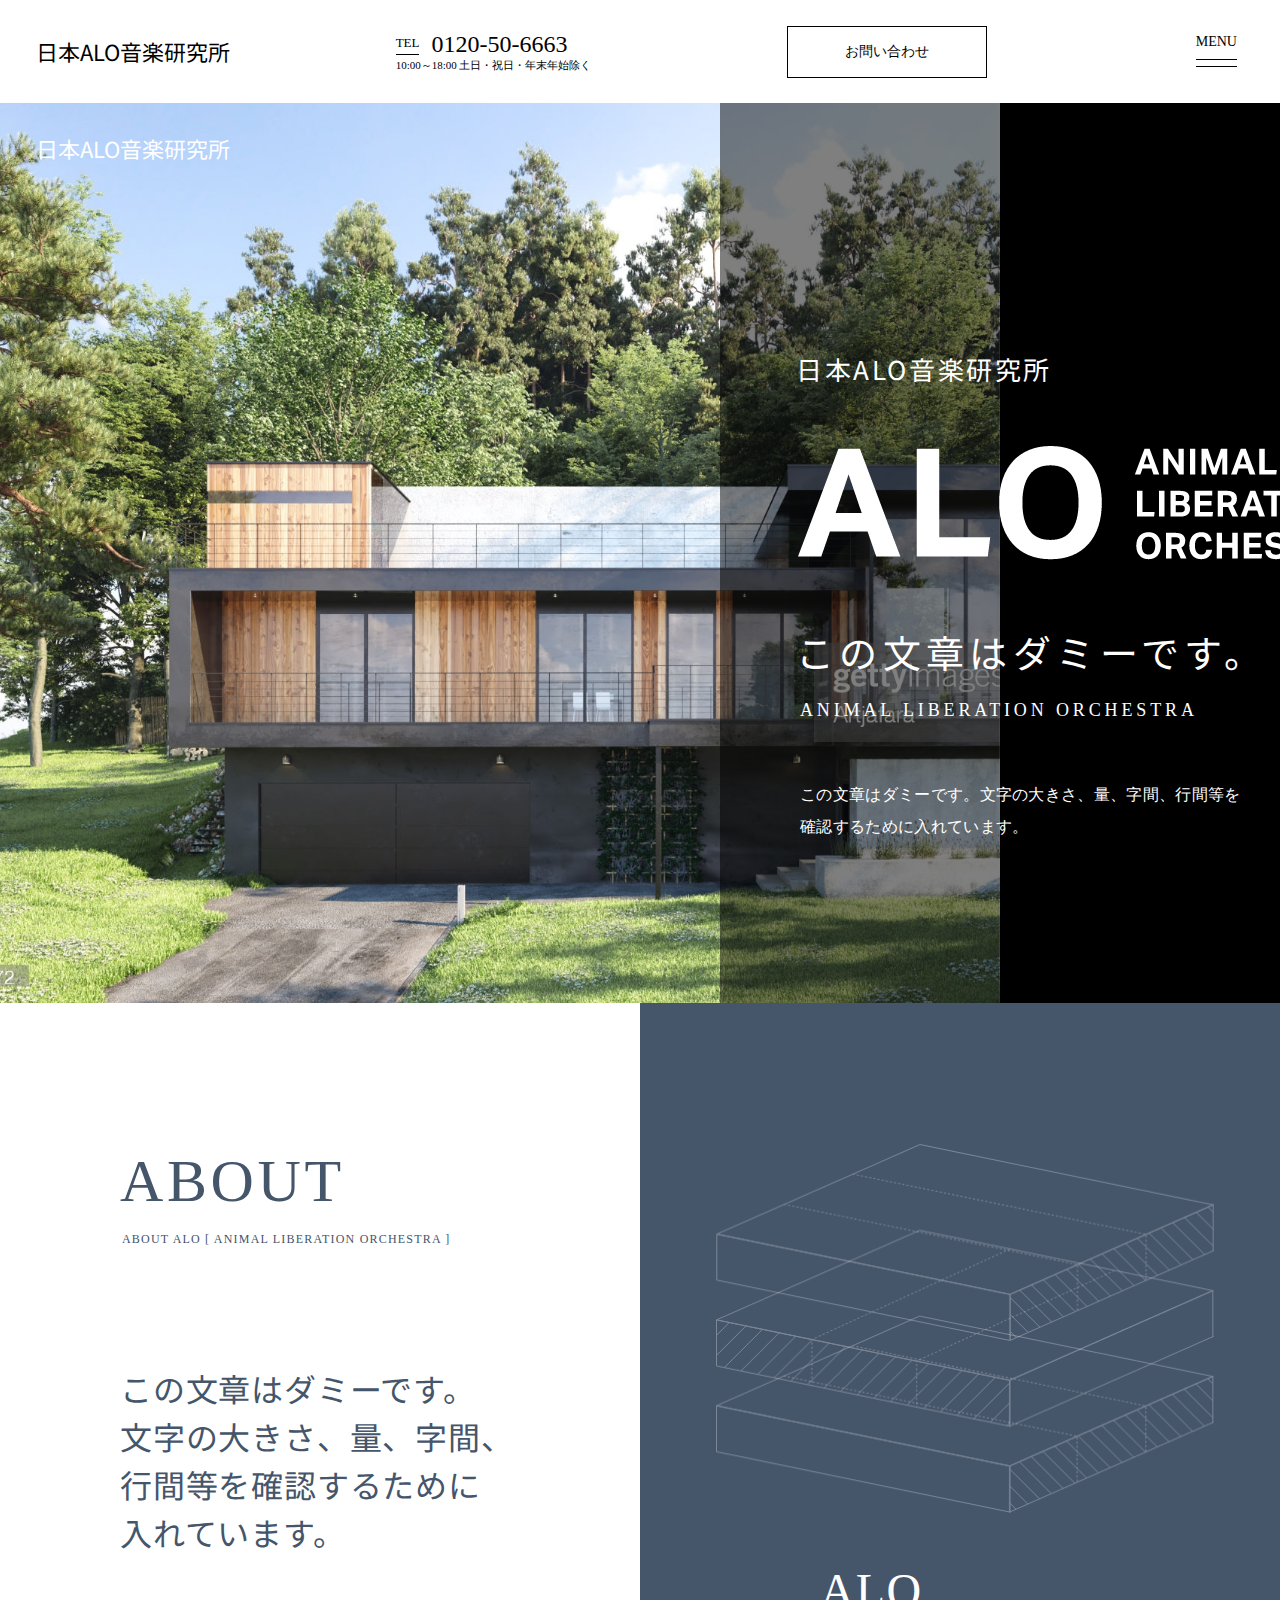
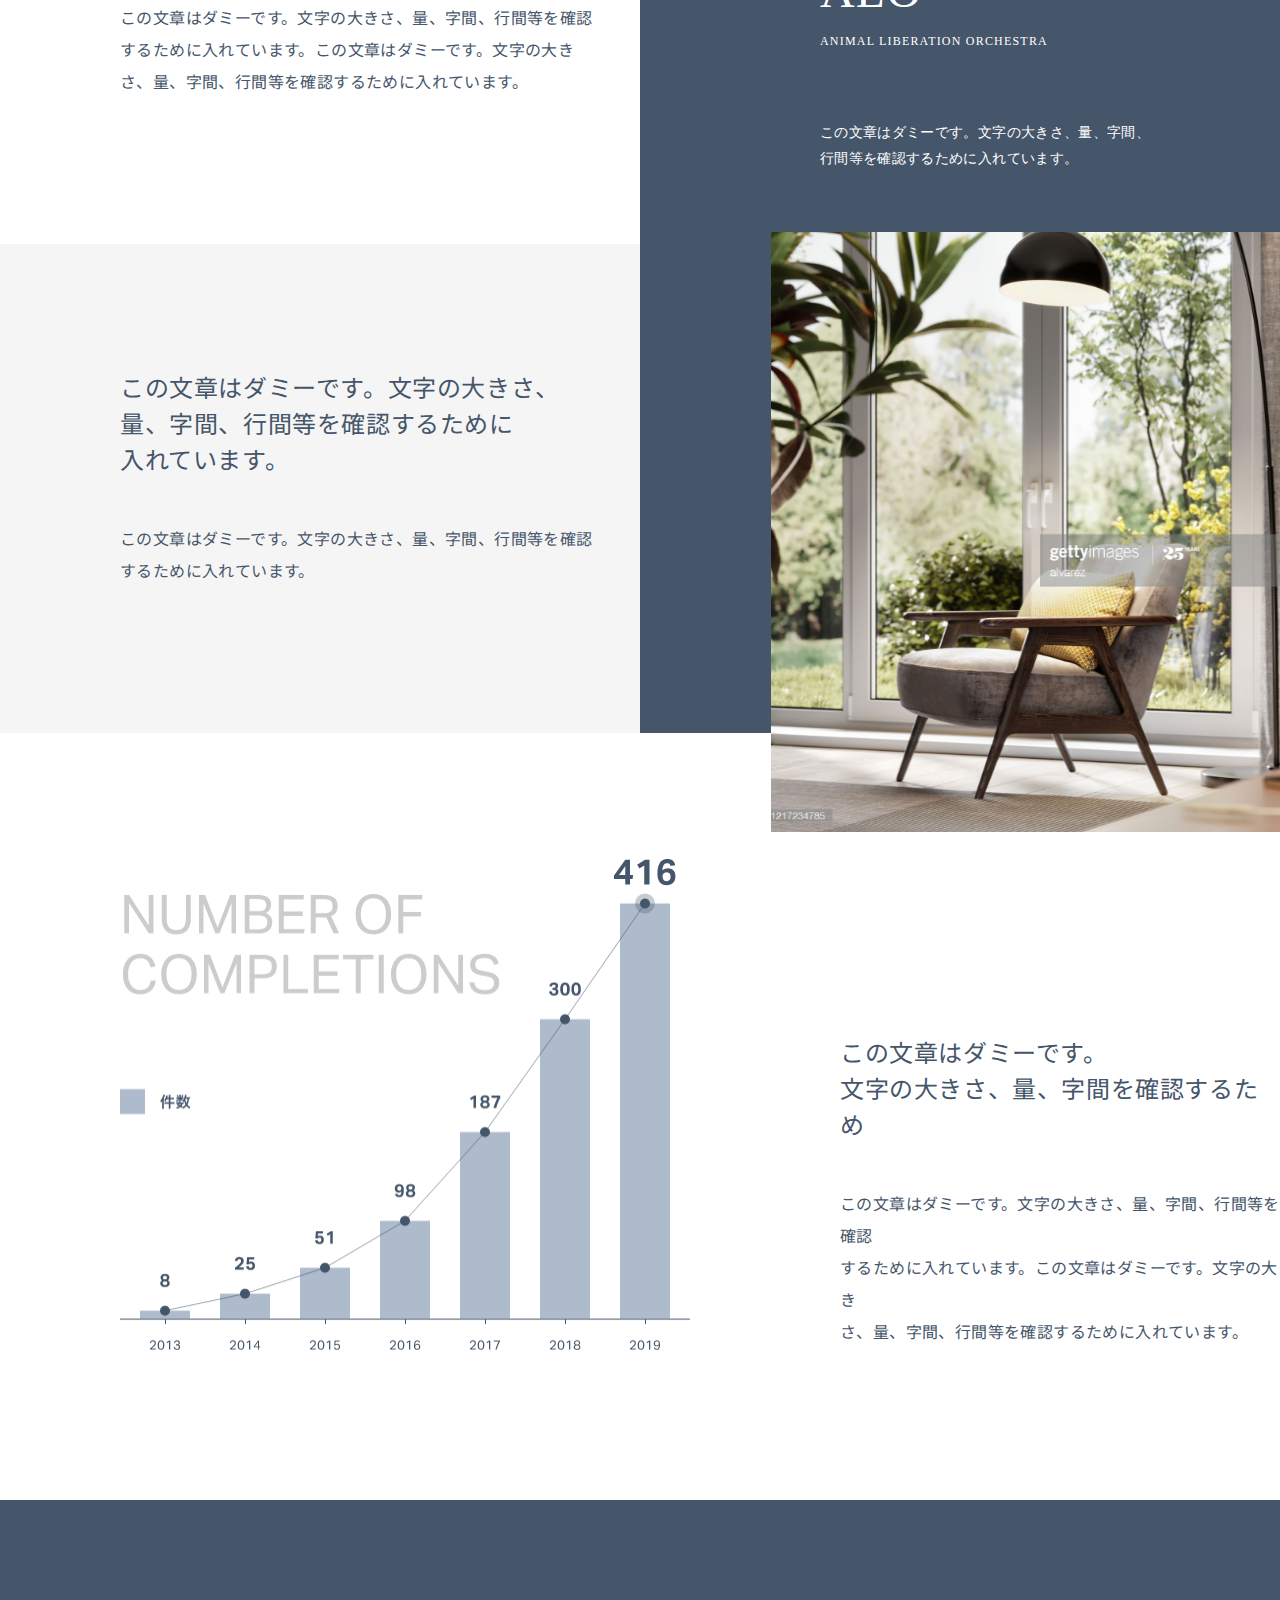
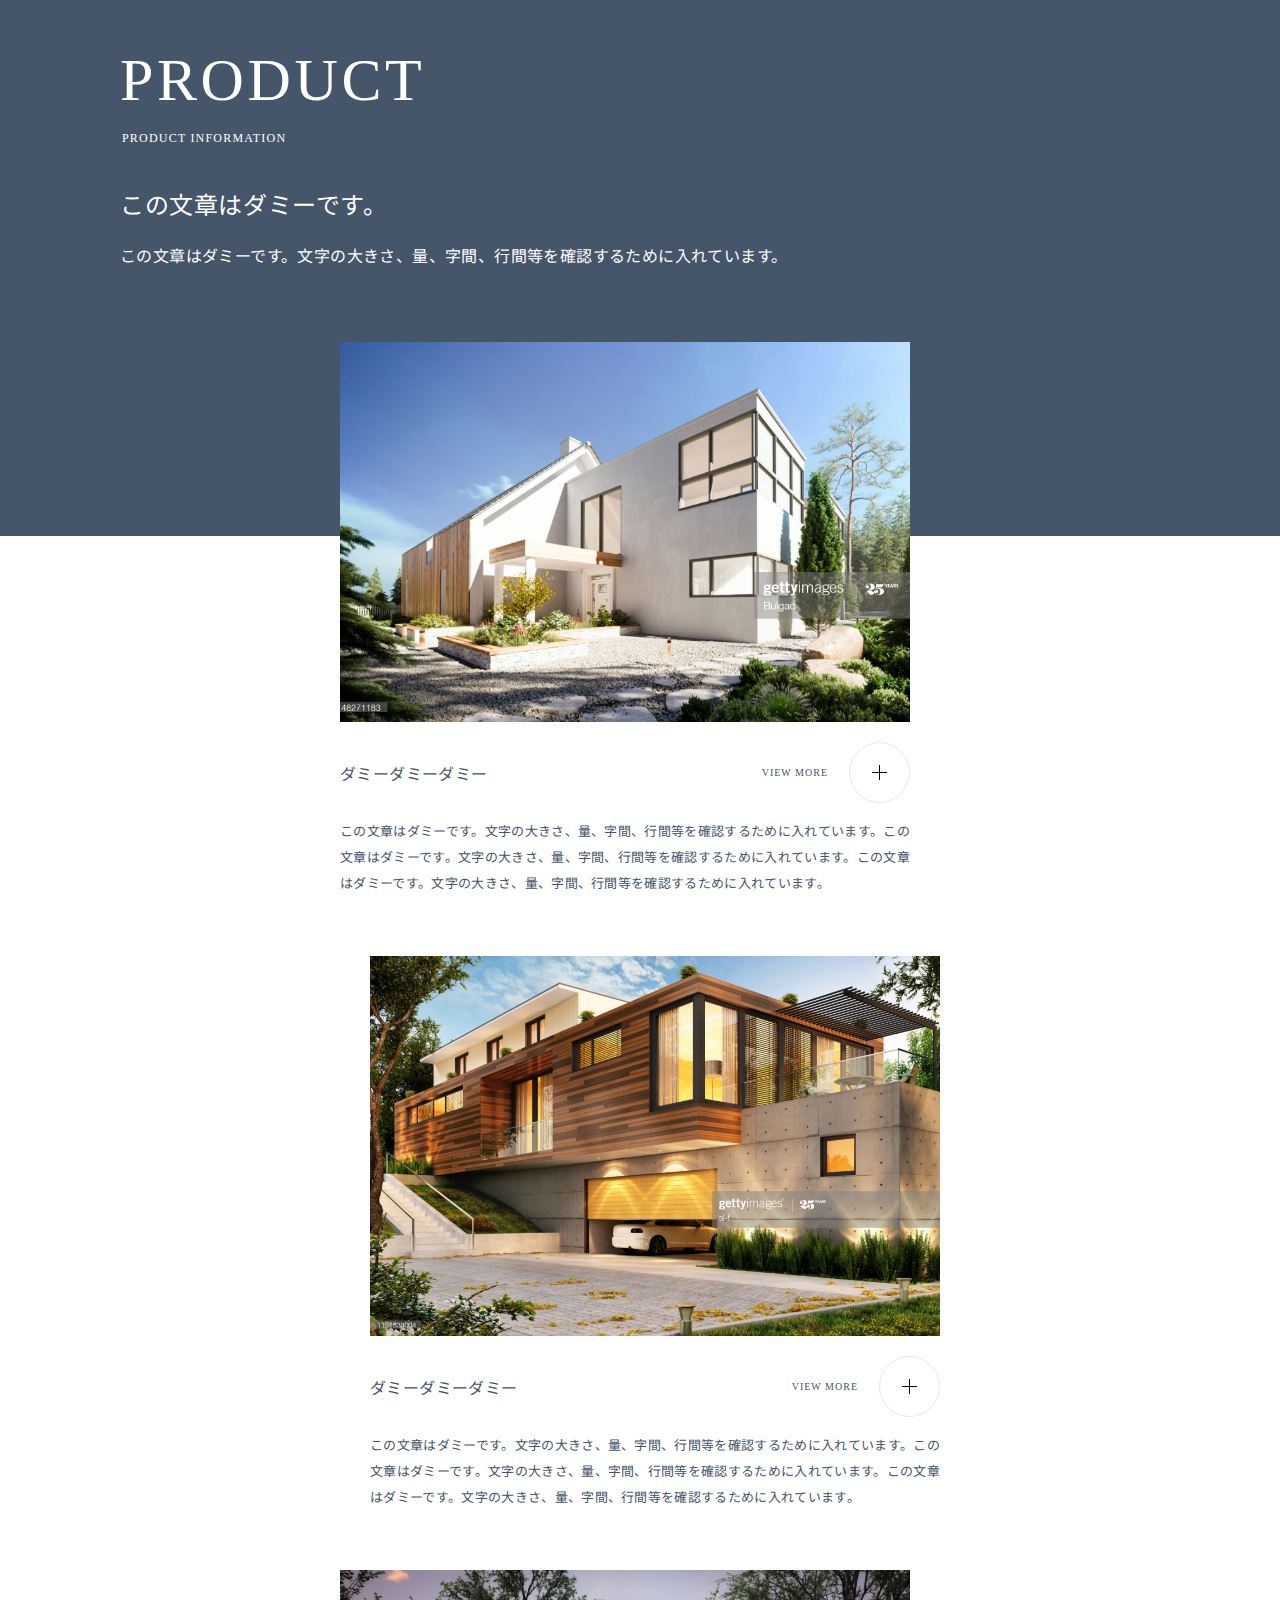
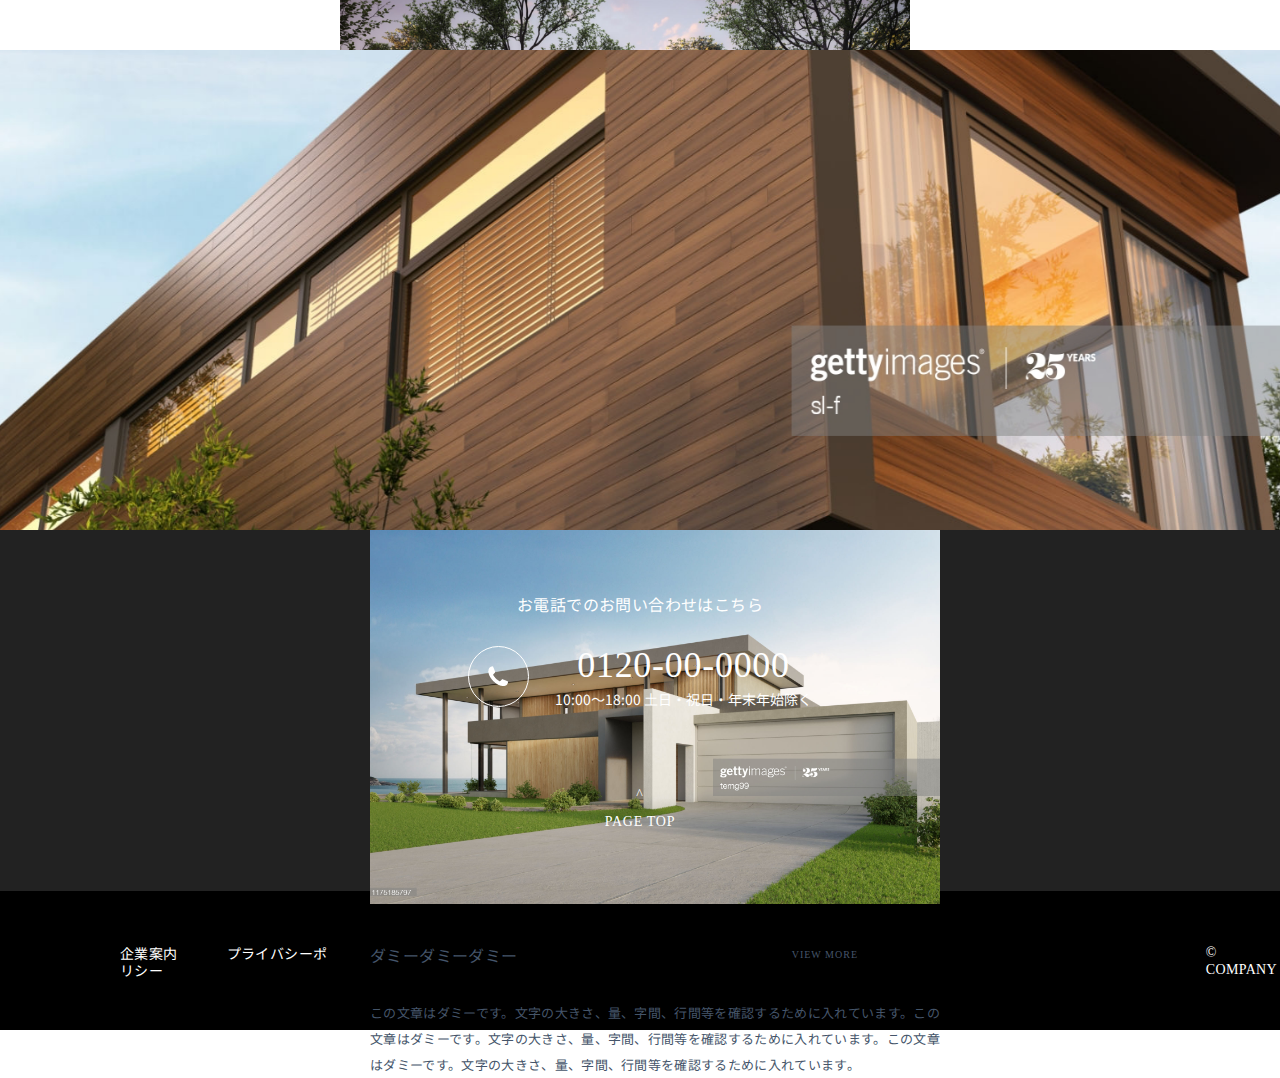
<file: index2.html>
<!DOCTYPE html>
<html lang="en">
<head>
    <link href="https://fonts.googleapis.com/css2?family=Oswald:wght@500&display=swap" rel="stylesheet">
	<link href="https://use.fontawesome.com/releases/v5.6.1/css/all.css" rel="stylesheet">
    <meta charset="UTF-8">
    <meta name="viewport" content="width=device-width, initial-scale=1.0">
    <title>日本ALO音楽研究所</title>
    <link rel="stylesheet" href="style2.css">
    <link href="https://fonts.googleapis.com/css2?family=Lato&family=Noto+Sans+JP:wght@300;400;500;700&display=swap" rel="stylesheet">

</head>



<body>
    <!-- ここからmain-wrapper -->
    <div class="main-wrapper">

        <!-- ここからheader -->
        <header>
            <div class="header">
                <div class="header-contents">
                    <h1 class="noto">日本ALO音楽研究所</h1>
                    <div class="header-contact-info">
                        <div class="header-tel title">
                            <div class="tel-txt">TEL</div>
                            <div class="tel-number">0120-50-6663</div>
                        </div>
                        <div class="header-day">10:00～18:00 土日・祝日・年末年始除く</div>
                    </div>
                    <a href="#contact" class="btn">
                        <div class="header-contact">お問い合わせ</div>
                    </a>
                    <div class="menu">
                        <div class="menu-txt title">MENU</div>
                        <div class="menu-line">
                            <div class="line-top"></div>
                            <div class="line-under"></div>
                        </div>
                    </div>
                </div>
            </div>
        </header>
        <!-- ここまでheader -->
        
        <!-- ここからtop-image -->
        <div class="top-image">
            <div class="logo noto">
                日本ALO音楽研究所
            </div>
            <div class="image">
                <img src="css/top_image.png" alt="ALO">
                <div class="clearblack-bg"></div>
                <div class="black-bg"></div>
            </div>
            <div class="inner">
                <div class="inner-top noto">日本ALO音楽研究所</div>
                <div class="inner-title">
                    <img src="css/inner_title.png" alt="ALO">
                </div>
                <div class="inner-subtitle noto">この文章はダミーです。</div>
                <div class="inner-copy title">
                    ANIMAL LIBERATION ORCHESTRA
                </div>
                <div class="top-inner-txt">
                    <p>
                        この文章はダミーです。文字の大きさ、量、字間、行間等を
                        <br>
                        確認するために入れています。
                    </p>
                </div>
            </div>
        </div>
        <!-- ここからcontents -->
        <div class="contents">

            <!-- ここからabout -->
            <section class="about">
                <div class="about-contents">
                        <div class="about-left">
                            <div class="title">
                                <h2>ABOUT</h2>
                                <div>ABOUT ALO [ ANIMAL LIBERATION ORCHESTRA ]</div>
                            </div>
                            <div class="about-paragraph noto">
                                <h3>
                                    この文章はダミーです。
                                    <br>
                                    文字の大きさ、量、字間、
                                    <br>
                                    行間等を確認するために
                                    <br>
                                    入れています。
                                </h3>
                            </div>
                            <div class="about-paragraph-txt noto">
                                <p>
                                    この文章はダミーです。文字の大きさ、量、字間、行間等を確認
                                    <br>
                                    するために入れています。この文章はダミーです。文字の大き
                                    <br>
                                    さ、量、字間、行間等を確認するために入れています。
                                </p>
                            </div>

                            <div class="about-left-bottom noto">
                                <div class="about-paragraph">
                                    <h3>
                                        この文章はダミーです。文字の大きさ、
                                        <br>
                                        量、字間、行間等を確認するために
                                        <br>
                                        入れています。
                                    </h3>
                                </div>
                                <div class="about-paragraph-txt">
                                    <p>
                                        この文章はダミーです。文字の大きさ、量、字間、行間等を確認
                                        <br>
                                        するために入れています。
                                    </p>
                                </div>
                            </div>
                        </div>

                        <div class="about-right">
                            <div class="about-model">
                                <img src="css/about_model.png" alt="">
                            </div>

                            <div class="about-right-bottom">
                                <div class="about-right-title title">
                                    <h2>ALO</h2>
                                    <p>ANIMAL LIBERATION ORCHESTRA</p>
                                </div>
                                <div class="about-right-txt">
                                    <p>
                                        この文章はダミーです。文字の大きさ、量、字間、
                                        <br>
                                        行間等を確認するために入れています。
                                    </p>
                                </div>
                            </div>
                            
                            <div class="about-chair">
                                <img src="css/about_chair.png" alt="椅子の写真">
                            </div>
                        </div>
                </div>

                <div class="about-bottom">
                    <div class="about-graph">
                        <img src="css/about_graph.png" alt="">
                    </div>

                    <div class="about-bottom-paragraph noto">
                        <h3>
                            この文章はダミーです。
                            <br>
                            文字の大きさ、量、字間を確認するため
                        </h3>
                        <p>
                            この文章はダミーです。文字の大きさ、量、字間、行間等を確認
                            <br>
                            するために入れています。この文章はダミーです。文字の大き
                            <br>
                            さ、量、字間、行間等を確認するために入れています。
                        </p>
                    </div>
                </div>
            </section>

            <section class="product">
                <div class="product-bg">
                    <div class="product-top">
                        <div class="title">
                            <h2>PRODUCT</h2>
                            <div>PRODUCT INFORMATION</div>
                        </div>
                        <div class="product-paragraph noto">
                            <h3>この文章はダミーです。</h3>
                            <p>この文章はダミーです。文字の大きさ、量、字間、行間等を確認するために入れています。</p>
                        </div>
                    </div>

                    <div class="product-contents">
                        <div class="product1">
                            <div class="product-image">
                                <a href=""><img src="css/product1.png" alt="家の写真"></a>
                            </div>
                            <div class="product-info">
                                <div class="product-detail">
                                    <div class="product-name noto">ダミーダミーダミー</div>
                                    <div class="product-view">
                                        <div class="product-view-more title">VIEW MORE</div>
                                        <div class="view-icon">
                                            <img src="css/view_icon.png" alt="">
                                        </div>
                                    </div>
                                </div>
                                <p class="noto">
                                    この文章はダミーです。文字の大きさ、量、字間、行間等を確認するために入れています。この
                                    <br>
                                    文章はダミーです。文字の大きさ、量、字間、行間等を確認するために入れています。この文章
                                    <br>
                                    はダミーです。文字の大きさ、量、字間、行間等を確認するために入れています。
                                </p>
                            </div>
                        </div>

                        <div class="product2">
                            <div class="product-image">
                                <a href=""><img src="css/product2.png" alt="家の写真"></a>
                            </div>

                            <div class="product-info">
                                <div class="product-detail">
                                    <div class="product-name noto">ダミーダミーダミー</div>
                                    <div class="product-view">
                                        <div class="product-view-more title">VIEW MORE</div>
                                        <div class="view-icon">
                                            <img src="css/view_icon.png" alt="">
                                        </div>
                                    </div>
                                </div>
                                <p class="noto">
                                    この文章はダミーです。文字の大きさ、量、字間、行間等を確認するために入れています。この
                                    <br>
                                    文章はダミーです。文字の大きさ、量、字間、行間等を確認するために入れています。この文章
                                    <br>
                                    はダミーです。文字の大きさ、量、字間、行間等を確認するために入れています。
                                </p>
                            </div>
                        </div>

                        <div class="product3">
                            <div class="product-image">
                                <a href=""><img src="css/product3.png" alt="家の写真"></a>
                            </div>

                            <div class="product-info">
                                <div class="product-detail">
                                    <div class="product-name noto">ダミーダミーダミー</div>
                                    <div class="product-view">
                                        <div class="product-view-more title">VIEW MORE</div>
                                        <div class="view-icon">
                                            <img src="css/view_icon.png" alt="">
                                        </div>
                                    </div>
                                </div>
                                <p class="noto">
                                    この文章はダミーです。文字の大きさ、量、字間、行間等を確認するために入れています。この
                                    <br>
                                    文章はダミーです。文字の大きさ、量、字間、行間等を確認するために入れています。この文章
                                    <br>
                                    はダミーです。文字の大きさ、量、字間、行間等を確認するために入れています。
                                </p>
                            </div>
                        </div>

                        <div class="product4">
                            <div class="product-image">
                                <a href=""><img src="css/product4.png" alt="家の写真"></a>
                            </div>

                            <div class="product-info">
                                <div class="product-detail">
                                    <div class="product-name noto">ダミーダミーダミー</div>
                                    <div class="product-view">
                                        <div class="product-view-more title">VIEW MORE</div>
                                        <div class="view-icon">
                                            <img src="css/view_icon.png" alt="">
                                        </div>
                                    </div>
                                </div>
                                <p class="noto">
                                    この文章はダミーです。文字の大きさ、量、字間、行間等を確認するために入れています。この
                                    <br>
                                    文章はダミーです。文字の大きさ、量、字間、行間等を確認するために入れています。この文章
                                    <br>
                                    はダミーです。文字の大きさ、量、字間、行間等を確認するために入れています。
                                </p>
                            </div>
                        </div>

                    </div>
                </div>
            </section>

            <div class="house-image">
                <img src="css/house_image.png" alt="家の写真">
            </div>

            <section class="contact" id="contact">
                <div class="contact-inner">
                    <div class="contact-txt noto">
                        <div>お電話でのお問い合わせはこちら</div>
                    </div>
                
                    <div class="contact-info">
                        <div class="contact-tel-icon">
                            <img src="css/tel_icon.png" alt="電話アイコン">
                        </div>
                        <div class="contact-tel">
                            <div class="tel-number title">0120-00-0000</div>
                            <div class="conact-day noto">10:00～18:00 土日・祝日・年末年始除く</div>
                        </div>
                    </div>
                    <div class="pagetop">
                        <div class="pagetop-icon">^</div>
                        <div class="pagetop-txt title">PAGE TOP</div>
                    </div>
                </div>
            </section>
        </div>
        <!-- ここまでcontents -->

        <!-- ここからfooter -->
        <footer>
            <div class="footer">
                <nav class="footer-nav noto">
                    <a href="">企業案内</a>
                    <a href="" class="policy">プライバシーポリシー</a>
                </nav>
            </div>
            <div class="footer-copy title">© COMPANY</div>
        </footer>
        <!-- ここまでfooter -->
    </div>
    <!-- ここまでmain-wrapper -->
</body>
</html>
</file>
<file: style2.css>
@charset "UTF-8";
/*! destyle.css v1.0.15 | MIT License | https://github.com/nicolas-cusan/destyle.css */
/* Reset box-model */
/* ============================================ */
* {
  -webkit-box-sizing: border-box;
          box-sizing: border-box;
}

::before,
::after {
  -webkit-box-sizing: inherit;
          box-sizing: inherit;
}

/* Document */
/* ============================================ */
/**
   * 1. Correct the line height in all browsers.
   * 2. Prevent adjustments of font size after orientation changes in iOS.
   * 3. Remove gray overlay on links for iOS.
   */
html {
  line-height: 1.15;
  /* 1 */
  -webkit-text-size-adjust: 100%;
  /* 2 */
  -webkit-tap-highlight-color: transparent;
  /* 3*/
}

/* Sections */
/* ============================================ */
/**
   * Remove the margin in all browsers.
   */
body {
  margin: 0;
}

/**
   * Render the `main` element consistently in IE.
   */
main {
  display: block;
}

/* Vertical rhythm */
/* ============================================ */
p,
table,
blockquote,
address,
pre,
iframe,
form,
figure,
dl {
  margin: 0;
}

/* Headings */
/* ============================================ */
h1,
h2,
h3,
h4,
h5,
h6 {
  font-size: inherit;
  line-height: inherit;
  font-weight: inherit;
  margin: 0;
}

/* Lists (enumeration) */
/* ============================================ */
ul,
ol {
  margin: 0;
  padding: 0;
  list-style: none;
}

/* Lists (definition) */
/* ============================================ */
dt {
  font-weight: bold;
}

dd {
  margin-left: 0;
}

/* Grouping content */
/* ============================================ */
/**
   * 1. Add the correct box sizing in Firefox.
   * 2. Show the overflow in Edge and IE.
   */
hr {
  -webkit-box-sizing: content-box;
          box-sizing: content-box;
  /* 1 */
  height: 0;
  /* 1 */
  overflow: visible;
  /* 2 */
  border: 0;
  border-top: 1px solid;
  margin: 0;
  clear: both;
  color: inherit;
}

/**
   * 1. Correct the inheritance and scaling of font size in all browsers.
   * 2. Correct the odd `em` font sizing in all browsers.
   */
pre {
  font-family: monospace, monospace;
  /* 1 */
  font-size: inherit;
  /* 2 */
}

address {
  font-style: inherit;
}

/* Text-level semantics */
/* ============================================ */
/**
   * Remove the gray background on active links in IE 10.
   */
a {
  background-color: transparent;
  text-decoration: none;
  color: inherit;
}

/**
   * 1. Remove the bottom border in Chrome 57-
   * 2. Add the correct text decoration in Chrome, Edge, IE, Opera, and Safari.
   */
abbr[title] {
  border-bottom: none;
  /* 1 */
  text-decoration: underline;
  /* 2 */
  -webkit-text-decoration: underline dotted;
          text-decoration: underline dotted;
  /* 2 */
}

/**
   * Add the correct font weight in Chrome, Edge, and Safari.
   */
b,
strong {
  font-weight: bolder;
}

/**
   * 1. Correct the inheritance and scaling of font size in all browsers.
   * 2. Correct the odd `em` font sizing in all browsers.
   */
code,
kbd,
samp {
  font-family: monospace, monospace;
  /* 1 */
  font-size: inherit;
  /* 2 */
}

/**
   * Add the correct font size in all browsers.
   */
small {
  font-size: 80%;
}

/**
   * Prevent `sub` and `sup` elements from affecting the line height in
   * all browsers.
   */
sub,
sup {
  font-size: 75%;
  line-height: 0;
  position: relative;
  vertical-align: baseline;
}

sub {
  bottom: -0.25em;
}

sup {
  top: -0.5em;
}

/* Embedded content */
/* ============================================ */
/**
   * Remove the border on images inside links in IE 10.
   */
img {
  border-style: none;
  vertical-align: bottom;
}

embed,
object,
iframe {
  border: 0;
  vertical-align: bottom;
}

/* Forms */
/* ============================================ */
/**
   * Reset form fields to make them styleable
   */
button,
input,
optgroup,
select,
textarea {
  -webkit-appearance: none;
  -moz-appearance: none;
       appearance: none;
  vertical-align: middle;
  color: inherit;
  font: inherit;
  border: 0;
  background: transparent;
  padding: 0;
  margin: 0;
  outline: 0;
  border-radius: 0;
  text-align: inherit;
}

/**
   * Reset radio and checkbox appearance to preserve their look in iOS.
   */
[type="checkbox"] {
  -webkit-appearance: checkbox;
  -moz-appearance: checkbox;
       appearance: checkbox;
}

[type="radio"] {
  -webkit-appearance: radio;
  -moz-appearance: radio;
       appearance: radio;
}

/**
   * Show the overflow in IE.
   * 1. Show the overflow in Edge.
   */
button,
input {
  /* 1 */
  overflow: visible;
}

/**
   * Remove the inheritance of text transform in Edge, Firefox, and IE.
   * 1. Remove the inheritance of text transform in Firefox.
   */
button,
select {
  /* 1 */
  text-transform: none;
}

/**
   * Correct the inability to style clickable types in iOS and Safari.
   */
button,
[type="button"],
[type="reset"],
[type="submit"] {
  cursor: pointer;
  -webkit-appearance: none;
  -moz-appearance: none;
       appearance: none;
}

button[disabled],
[type="button"][disabled],
[type="reset"][disabled],
[type="submit"][disabled] {
  cursor: default;
}

/**
   * Remove the inner border and padding in Firefox.
   */
button::-moz-focus-inner,
[type="button"]::-moz-focus-inner,
[type="reset"]::-moz-focus-inner,
[type="submit"]::-moz-focus-inner {
  border-style: none;
  padding: 0;
}

/**
   * Restore the focus styles unset by the previous rule.
   */
button:-moz-focusring,
[type="button"]:-moz-focusring,
[type="reset"]:-moz-focusring,
[type="submit"]:-moz-focusring {
  outline: 1px dotted ButtonText;
}

/**
   * Remove arrow in IE10 & IE11
   */
select::-ms-expand {
  display: none;
}

/**
   * Remove padding
   */
option {
  padding: 0;
}

/**
   * Reset to invisible
   */
fieldset {
  margin: 0;
  padding: 0;
  border: 0;
  min-width: 0;
}

/**
   * 1. Correct the text wrapping in Edge and IE.
   * 2. Correct the color inheritance from `fieldset` elements in IE.
   * 3. Remove the padding so developers are not caught out when they zero out
   *    `fieldset` elements in all browsers.
   */
legend {
  color: inherit;
  /* 2 */
  display: table;
  /* 1 */
  max-width: 100%;
  /* 1 */
  padding: 0;
  /* 3 */
  white-space: normal;
  /* 1 */
}

/**
   * Add the correct vertical alignment in Chrome, Firefox, and Opera.
   */
progress {
  vertical-align: baseline;
}

/**
   * Remove the default vertical scrollbar in IE 10+.
   */
textarea {
  overflow: auto;
}

/**
   * Correct the cursor style of increment and decrement buttons in Chrome.
   */
[type="number"]::-webkit-inner-spin-button,
[type="number"]::-webkit-outer-spin-button {
  height: auto;
}

/**
   * 1. Correct the outline style in Safari.
   */
[type="search"] {
  outline-offset: -2px;
  /* 1 */
}

/**
   * Remove the inner padding in Chrome and Safari on macOS.
   */
[type="search"]::-webkit-search-decoration {
  -webkit-appearance: none;
}

/**
   * 1. Correct the inability to style clickable types in iOS and Safari.
   * 2. Change font properties to `inherit` in Safari.
   */
::-webkit-file-upload-button {
  -webkit-appearance: button;
  /* 1 */
  font: inherit;
  /* 2 */
}

/**
   * Clickable labels
   */
label[for] {
  cursor: pointer;
}

/* Interactive */
/* ============================================ */
/*
   * Add the correct display in Edge, IE 10+, and Firefox.
   */
details {
  display: block;
}

/*
   * Add the correct display in all browsers.
   */
summary {
  display: list-item;
}

/*
   * Remove outline for editable content.
   */
[contenteditable] {
  outline: none;
}

/* Table */
/* ============================================ */
table {
  border-collapse: collapse;
  border-spacing: 0;
}

caption {
  text-align: left;
}

td,
th {
  vertical-align: top;
  padding: 0;
}

th {
  text-align: left;
  font-weight: bold;
}

/* Misc */
/* ============================================ */
/**
   * Add the correct display in IE 10+.
   */
template {
  display: none;
}

/**
   * Add the correct display in IE 10.
   */
[hidden] {
  display: none;
}

/*--------ここまでresetcss-----------------------------*/
/*--------ベースとなるcss-----------------------------*/
html {
  font-size: 62.5%;
}

body {
  color: #45556A;
  font-size: 1.4rem;
}

/*--------仮設定--------------*/
/*-----------ここから記載--------------------------------*/
.main-wrapper .title {
  font-family: 'Lato', sans-serif;
  font-family: hiragino;
}

.main-wrapper .noto {
  font-family: 'Noto Sans JP', sans-serif;
}

.main-wrapper header {
  color: black;
}

.main-wrapper header .header .header-contents {
  display: -webkit-box;
  display: -ms-flexbox;
  display: flex;
  -webkit-box-align: center;
      -ms-flex-align: center;
          align-items: center;
  -webkit-box-pack: justify;
      -ms-flex-pack: justify;
          justify-content: space-between;
  margin-right: 10px;
}

.main-wrapper header .header .header-contents h1 {
  font-size: 2.2rem;
  color: black;
  padding-left: 36px;
}

.main-wrapper header .header .header-contents .header-contact-info {
  margin-right: 30px;
}

.main-wrapper header .header .header-contents .header-contact-info .header-tel {
  display: -webkit-box;
  display: -ms-flexbox;
  display: flex;
  -webkit-box-align: center;
      -ms-flex-align: center;
          align-items: center;
}

.main-wrapper header .header .header-contents .header-contact-info .header-tel .tel-txt {
  margin-right: 12px;
  font-size: 1.3rem;
  border-bottom: solid 1px black;
  padding-bottom: 3px;
}

.main-wrapper header .header .header-contents .header-contact-info .header-tel .tel-number {
  font-size: 2.4rem;
}

.main-wrapper header .header .header-contents .header-contact-info .header-day {
  font-size: 1.1rem;
}

.main-wrapper header .header .header-contents .header-contact {
  border: solid 1px black;
  padding: 17px 57px;
  -webkit-transition: all .4s;
  transition: all .4s;
}

.main-wrapper header .header .header-contents .header-contact:hover {
  background-color: black;
  color: white;
}

.main-wrapper header .header .header-contents .menu {
  padding: 34px 33px 36px;
  margin-left: 10px;
}

.main-wrapper header .header .header-contents .menu .menu-txt {
  margin-bottom: 9px;
}

.main-wrapper header .header .header-contents .menu .menu-line .line-top {
  border-bottom: solid 1px black;
  margin-bottom: 6px;
}

.main-wrapper header .header .header-contents .menu .menu-line .line-under {
  border-bottom: solid 1px black;
}

.main-wrapper .top-image {
  position: relative;
}

.main-wrapper .top-image .logo {
  font-size: 2.2rem;
  color: white;
  position: absolute;
  top: 33px;
  left: 36px;
}

.main-wrapper .top-image .image {
  display: -webkit-box;
  display: -ms-flexbox;
  display: flex;
}

.main-wrapper .top-image .image .clearblack-bg {
  background-color: black;
  opacity: 0.5;
  width: 280px;
  height: 900px;
  position: absolute;
  left: 720px;
}

.main-wrapper .top-image .image .black-bg {
  background-color: black;
  width: 440px;
  height: 900px;
}

.main-wrapper .top-image .inner {
  position: absolute;
  top: 251px;
  left: 796px;
  color: white;
}

.main-wrapper .top-image .inner .inner-top {
  margin-bottom: 62.5px;
  font-size: 2.6rem;
  letter-spacing: 0.1em;
}

.main-wrapper .top-image .inner .inner-title {
  margin-bottom: 70.3px;
  padding-left: 1.5px;
  width: 563.04px;
  height: 113.25px;
}

.main-wrapper .top-image .inner .inner-subtitle {
  margin-bottom: 26px;
  font-size: 3.8rem;
  letter-spacing: 0.141em;
}

.main-wrapper .top-image .inner .inner-copy {
  margin-bottom: 59px;
  padding-left: 4px;
  font-size: 1.8rem;
  letter-spacing: 0.215em;
}

.main-wrapper .top-image .inner .top-inner-txt {
  padding-left: 4px;
  font-size: 1.6rem;
  letter-spacing: 0.02em;
  line-height: 2;
}

.main-wrapper .about-contents {
  display: -webkit-box;
  display: -ms-flexbox;
  display: flex;
}

.main-wrapper .about-contents .about-left {
  width: 50%;
}

.main-wrapper .about-contents .about-left .title {
  padding-top: 144px;
  margin-bottom: 117px;
}

.main-wrapper .about-contents .about-left .title h2 {
  font-size: 6rem;
  padding-left: 120px;
  margin-bottom: 17px;
  letter-spacing: 0.06em;
}

.main-wrapper .about-contents .about-left .title div {
  font-size: 1.2rem;
  padding-left: 122px;
  letter-spacing: 0.1em;
}

.main-wrapper .about-contents .about-left .about-paragraph {
  font-size: 3.2rem;
  padding-left: 120px;
  margin-bottom: 45px;
  letter-spacing: 0.025em;
  line-height: 1.5;
}

.main-wrapper .about-contents .about-left .about-paragraph-txt {
  font-size: 1.6rem;
  padding-left: 120px;
  padding-bottom: 147.3px;
  letter-spacing: 0.025em;
  line-height: 2;
}

.main-wrapper .about-contents .about-left .about-left-bottom {
  background-color: #F5F5F5;
  padding-top: 125px;
}

.main-wrapper .about-contents .about-left .about-left-bottom .about-paragraph {
  font-size: 2.4rem;
  line-height: 1.5;
}

.main-wrapper .about-contents .about-left .about-left-bottom .about-paragraph-txt {
  line-height: 2;
}

.main-wrapper .about-contents .about-right {
  width: 50%;
  background-color: #45556A;
  position: relative;
}

.main-wrapper .about-contents .about-right .about-model img {
  width: 498.63px;
  height: 369.51px;
  position: absolute;
  top: 140.7px;
  left: 75.7px;
}

.main-wrapper .about-contents .about-right .about-right-bottom {
  color: white;
  margin-top: 560px;
  margin-bottom: 68px;
  margin-left: 180px;
}

.main-wrapper .about-contents .about-right .about-right-bottom .about-right-title {
  margin-bottom: 71px;
}

.main-wrapper .about-contents .about-right .about-right-bottom .about-right-title h2 {
  font-size: 4.8rem;
  margin-bottom: 17px;
  letter-spacing: 0.025em;
}

.main-wrapper .about-contents .about-right .about-right-bottom .about-right-title p {
  font-size: 1.2rem;
  letter-spacing: 0.1em;
}

.main-wrapper .about-contents .about-right .about-right-bottom .about-right-txt {
  font-size: 1.4rem;
  letter-spacing: 0.025em;
  line-height: 1.85;
}

.main-wrapper .about-contents .about-right .about-chair img {
  width: 589px;
  height: 600px;
  position: absolute;
  top: 829px;
  left: 131px;
}

.main-wrapper .about-bottom {
  position: relative;
  height: 767px;
}

.main-wrapper .about-bottom .about-graph img {
  width: 570px;
  height: 491.79px;
  position: absolute;
  top: 125.1px;
  left: 120px;
}

.main-wrapper .about-bottom .about-bottom-paragraph {
  padding-top: 300.7px;
  padding-left: 840px;
}

.main-wrapper .about-bottom .about-bottom-paragraph h3 {
  font-size: 2.4rem;
  margin-bottom: 45px;
  letter-spacing: 0.025em;
  line-height: 1.5;
}

.main-wrapper .about-bottom .about-bottom-paragraph p {
  font-size: 1.6rem;
  letter-spacing: 0.025em;
  line-height: 2;
}

.main-wrapper .product {
  width: 100%;
  height: 1750px;
}

.main-wrapper .product .product-bg {
  background-color: #45556A;
  width: 100%;
  height: 635.22px;
}

.main-wrapper .product .product-top {
  padding-left: 120px;
  margin-bottom: 78px;
  color: white;
}

.main-wrapper .product .product-top .title {
  padding-top: 146px;
  margin-bottom: 44px;
}

.main-wrapper .product .product-top .title h2 {
  font-size: 6rem;
  margin-bottom: 17px;
  letter-spacing: 0.06em;
}

.main-wrapper .product .product-top .title div {
  font-size: 1.2rem;
  padding-left: 2px;
  letter-spacing: 0.1em;
}

.main-wrapper .product .product-top .product-paragraph {
  margin-bottom: 78px;
}

.main-wrapper .product .product-top .product-paragraph h3 {
  font-size: 2.4rem;
  margin-bottom: 28px;
  letter-spacing: 0.025em;
}

.main-wrapper .product .product-top .product-paragraph p {
  font-size: 1.6rem;
  letter-spacing: 0.025em;
}

.main-wrapper .product .product-contents {
  display: -webkit-box;
  display: -ms-flexbox;
  display: flex;
  -ms-flex-wrap: wrap;
      flex-wrap: wrap;
  -ms-flex-pack: distribute;
      justify-content: space-around;
  padding: 0 120px 0;
  margin-bottom: 150px;
}

.main-wrapper .product .product-contents .product1, .main-wrapper .product .product-contents .product2 {
  padding-bottom: 60px;
}

.main-wrapper .product .product-contents .product1, .main-wrapper .product .product-contents .product3 {
  padding-right: 30px;
}

.main-wrapper .product .product-contents .product2, .main-wrapper .product .product-contents .product4 {
  padding-left: 30px;
}

.main-wrapper .product .product-contents .product-image {
  margin-bottom: 20px;
}

.main-wrapper .product .product-contents .product-image img {
  width: 570px;
  height: 380px;
}

.main-wrapper .product .product-contents .product-info .product-detail {
  display: -webkit-box;
  display: -ms-flexbox;
  display: flex;
  -webkit-box-align: center;
      -ms-flex-align: center;
          align-items: center;
  -webkit-box-pack: justify;
      -ms-flex-pack: justify;
          justify-content: space-between;
  margin-bottom: 15px;
}

.main-wrapper .product .product-contents .product-info .product-detail .product-name {
  font-size: 1.6rem;
  letter-spacing: 0.025em;
}

.main-wrapper .product .product-contents .product-info .product-detail .product-view {
  display: -webkit-box;
  display: -ms-flexbox;
  display: flex;
  -webkit-box-align: center;
      -ms-flex-align: center;
          align-items: center;
}

.main-wrapper .product .product-contents .product-info .product-detail .product-view .product-view-more {
  font-size: 1rem;
  letter-spacing: 0.1em;
}

.main-wrapper .product .product-contents .product-info .product-detail .product-view .view-icon {
  margin-left: 21px;
}

.main-wrapper .product .product-contents .product-info p {
  font-size: 1.3rem;
  letter-spacing: 0.025em;
  line-height: 2;
}

.main-wrapper .house-image img {
  width: 100%;
  height: 480px;
}

.main-wrapper section.contact {
  background-color: #222222;
  color: white;
  padding-top: 65px;
  padding-bottom: 61px;
}

.main-wrapper section.contact .contact-inner {
  text-align: center;
}

.main-wrapper section.contact .contact-inner .contact-txt {
  display: inline-block;
  font-size: 1.6rem;
  margin-bottom: 31px;
  letter-spacing: 0.025em;
}

.main-wrapper section.contact .contact-inner .contact-info {
  display: -webkit-box;
  display: -ms-flexbox;
  display: flex;
  -webkit-box-pack: center;
      -ms-flex-pack: center;
          justify-content: center;
  -webkit-box-align: center;
      -ms-flex-align: center;
          align-items: center;
  margin-bottom: 80px;
}

.main-wrapper section.contact .contact-inner .contact-info .contact-tel-icon img {
  width: 61px;
  height: 61px;
}

.main-wrapper section.contact .contact-inner .contact-info .contact-tel {
  margin-left: 26px;
}

.main-wrapper section.contact .contact-inner .contact-info .contact-tel .tel-number {
  font-size: 3.6rem;
  margin-bottom: 5px;
  letter-spacing: 0.02em;
}

.main-wrapper section.contact .contact-inner .contact-info .contact-tel .contact-day {
  font-size: 1.3rem;
  letter-spacing: 0.025em;
}

.main-wrapper section.contact .contact-inner .pagetop {
  letter-spacing: 0.05em;
}

.main-wrapper section.contact .contact-inner .pagetop .pagetop-icon {
  margin-bottom: 10.9px;
}

.main-wrapper footer {
  padding: 54px 0 52px 120px;
  display: -webkit-box;
  display: -ms-flexbox;
  display: flex;
  background-color: #000000;
  color: white;
}

.main-wrapper footer .footer {
  font-size: 1,4rem;
  letter-spacing: 0.025em;
}

.main-wrapper footer .footer .policy {
  margin-left: 46px;
}

.main-wrapper footer .footer-copy {
  margin-left: 870px;
  letter-spacing: 0.025em;
}
/*# sourceMappingURL=style2.css.map */
</file>
